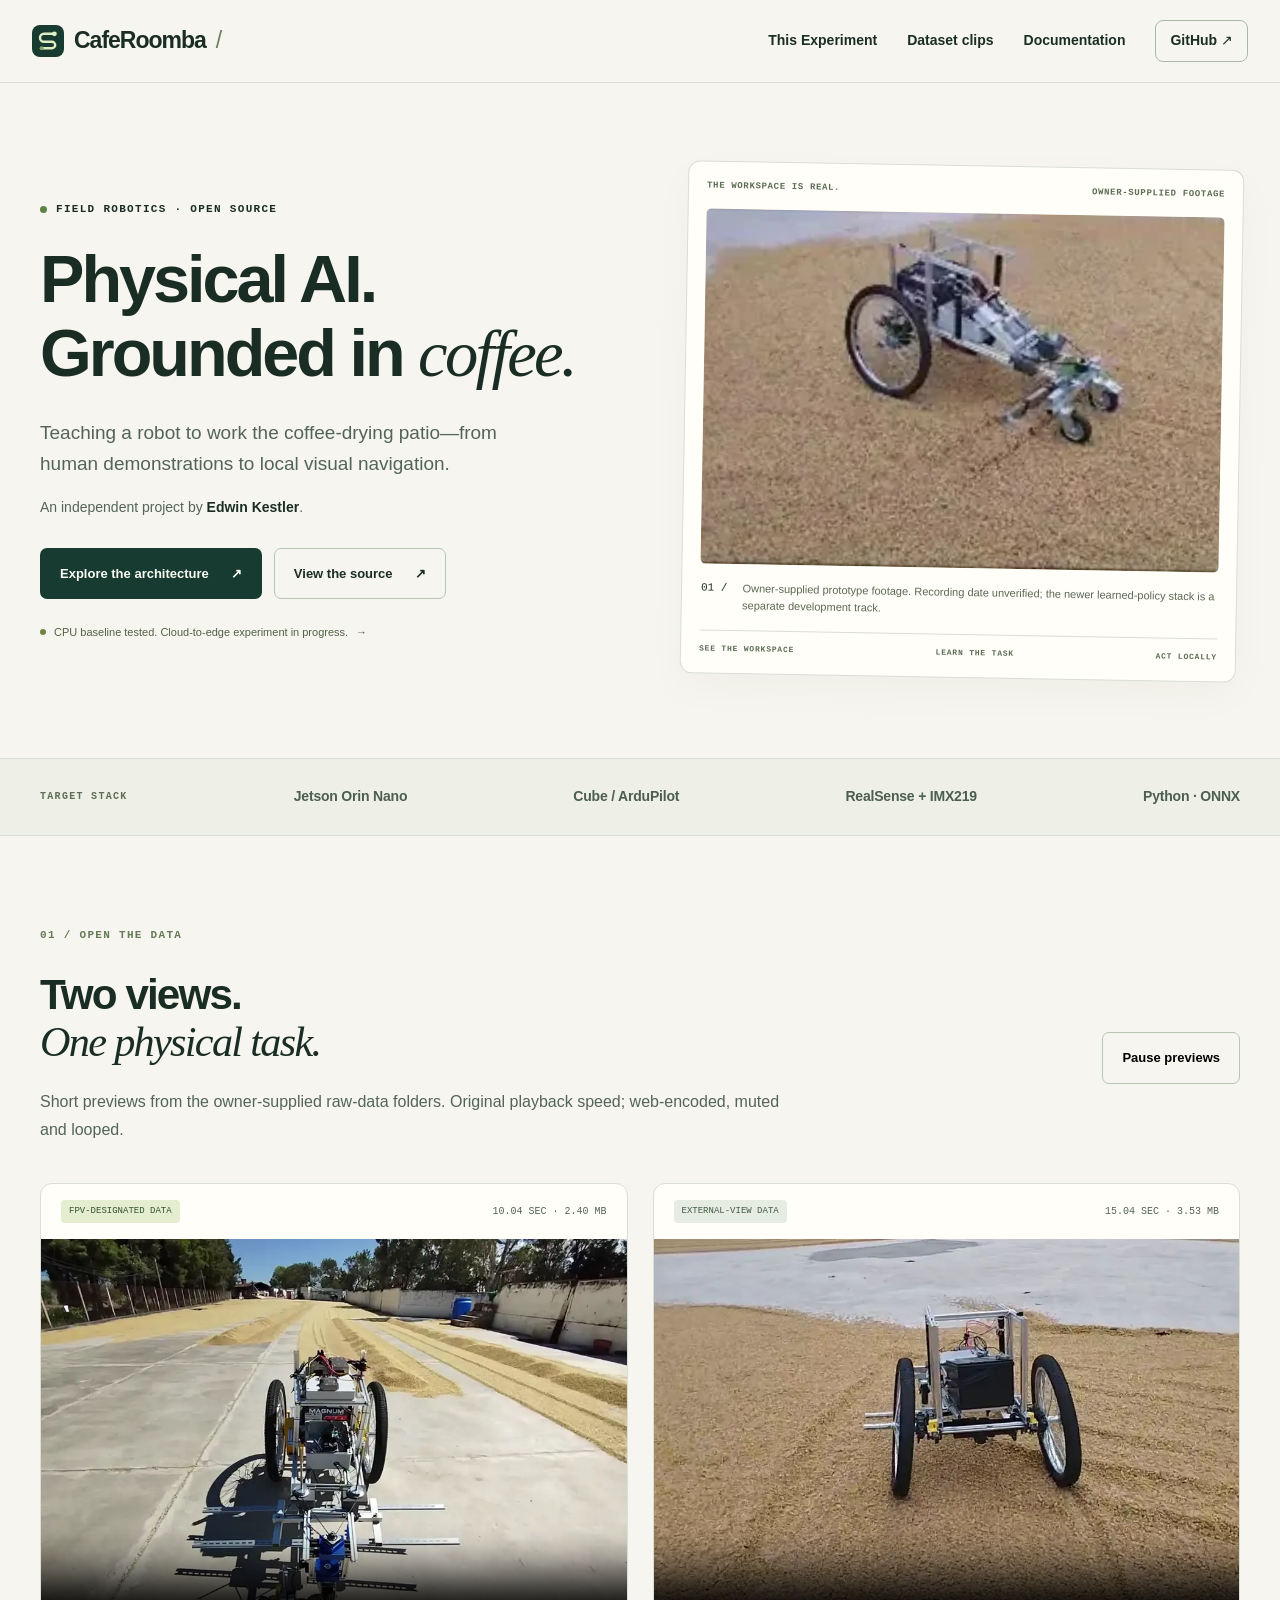
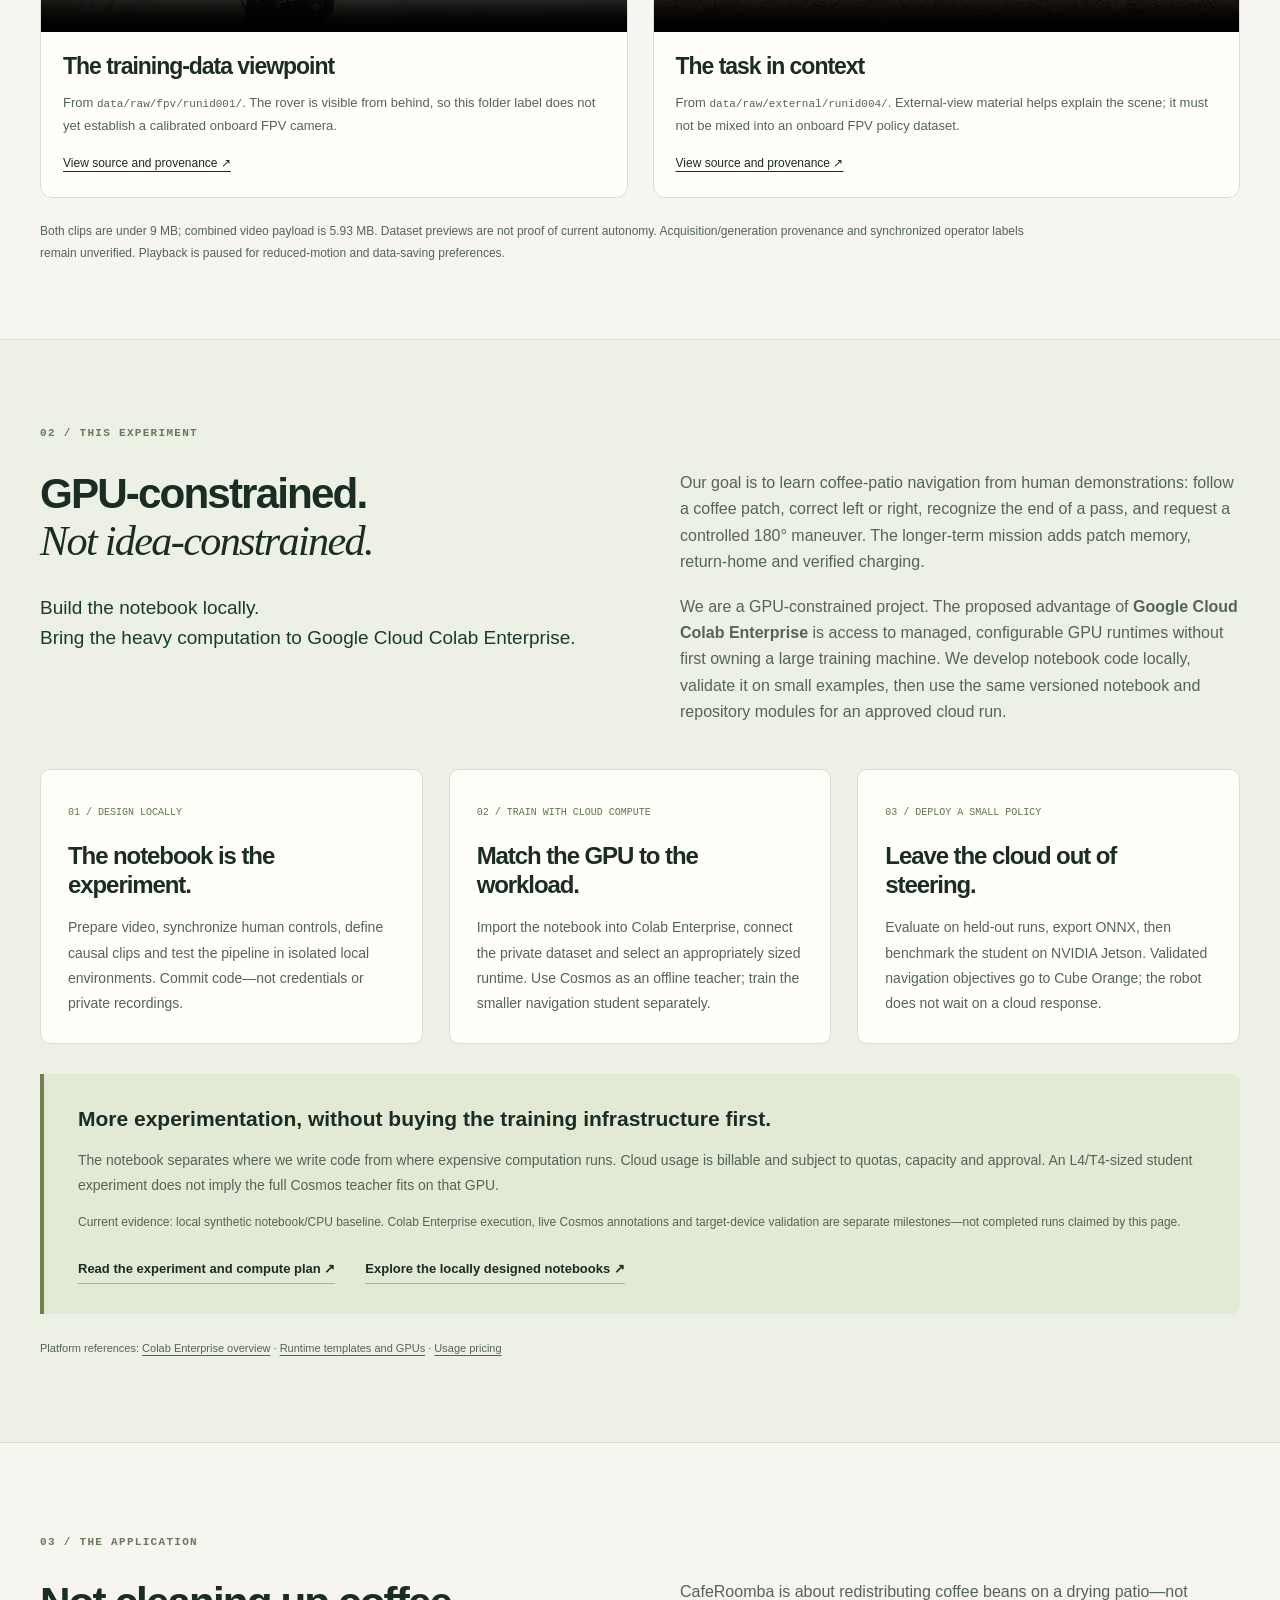
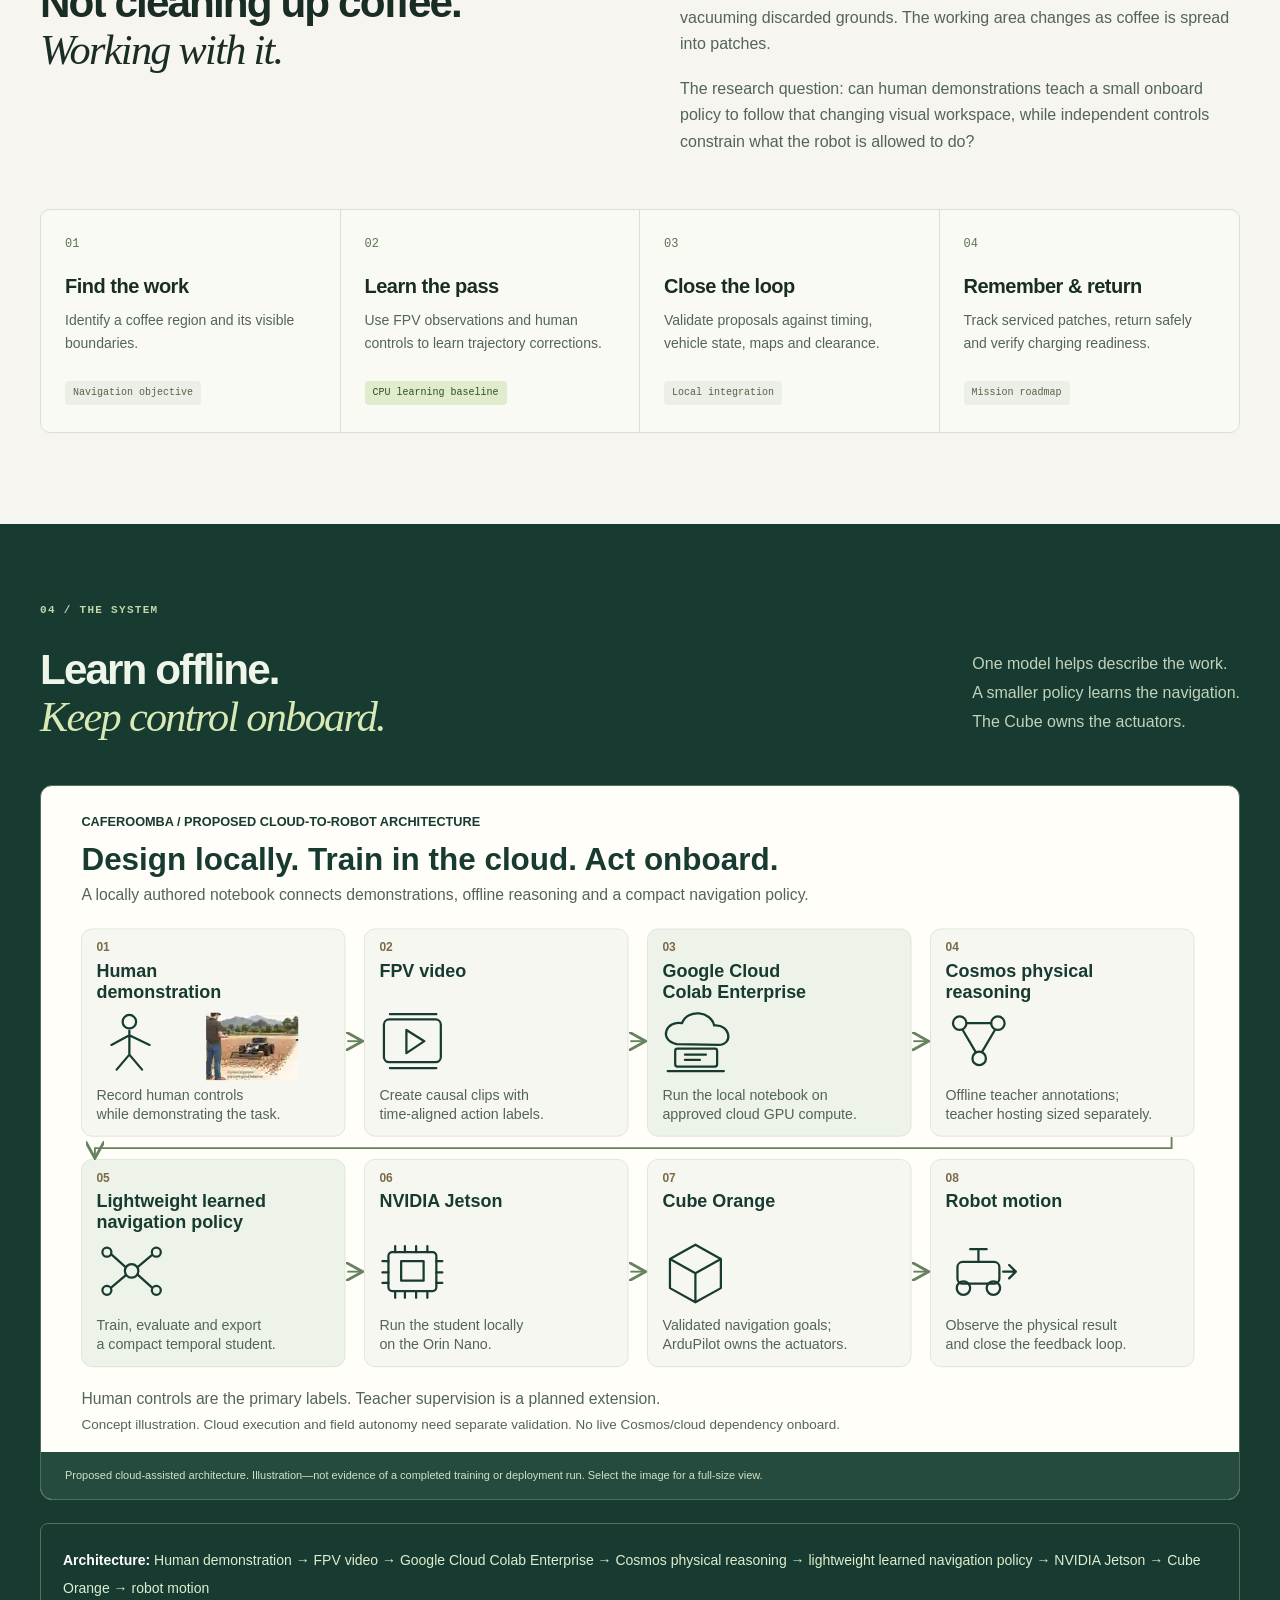
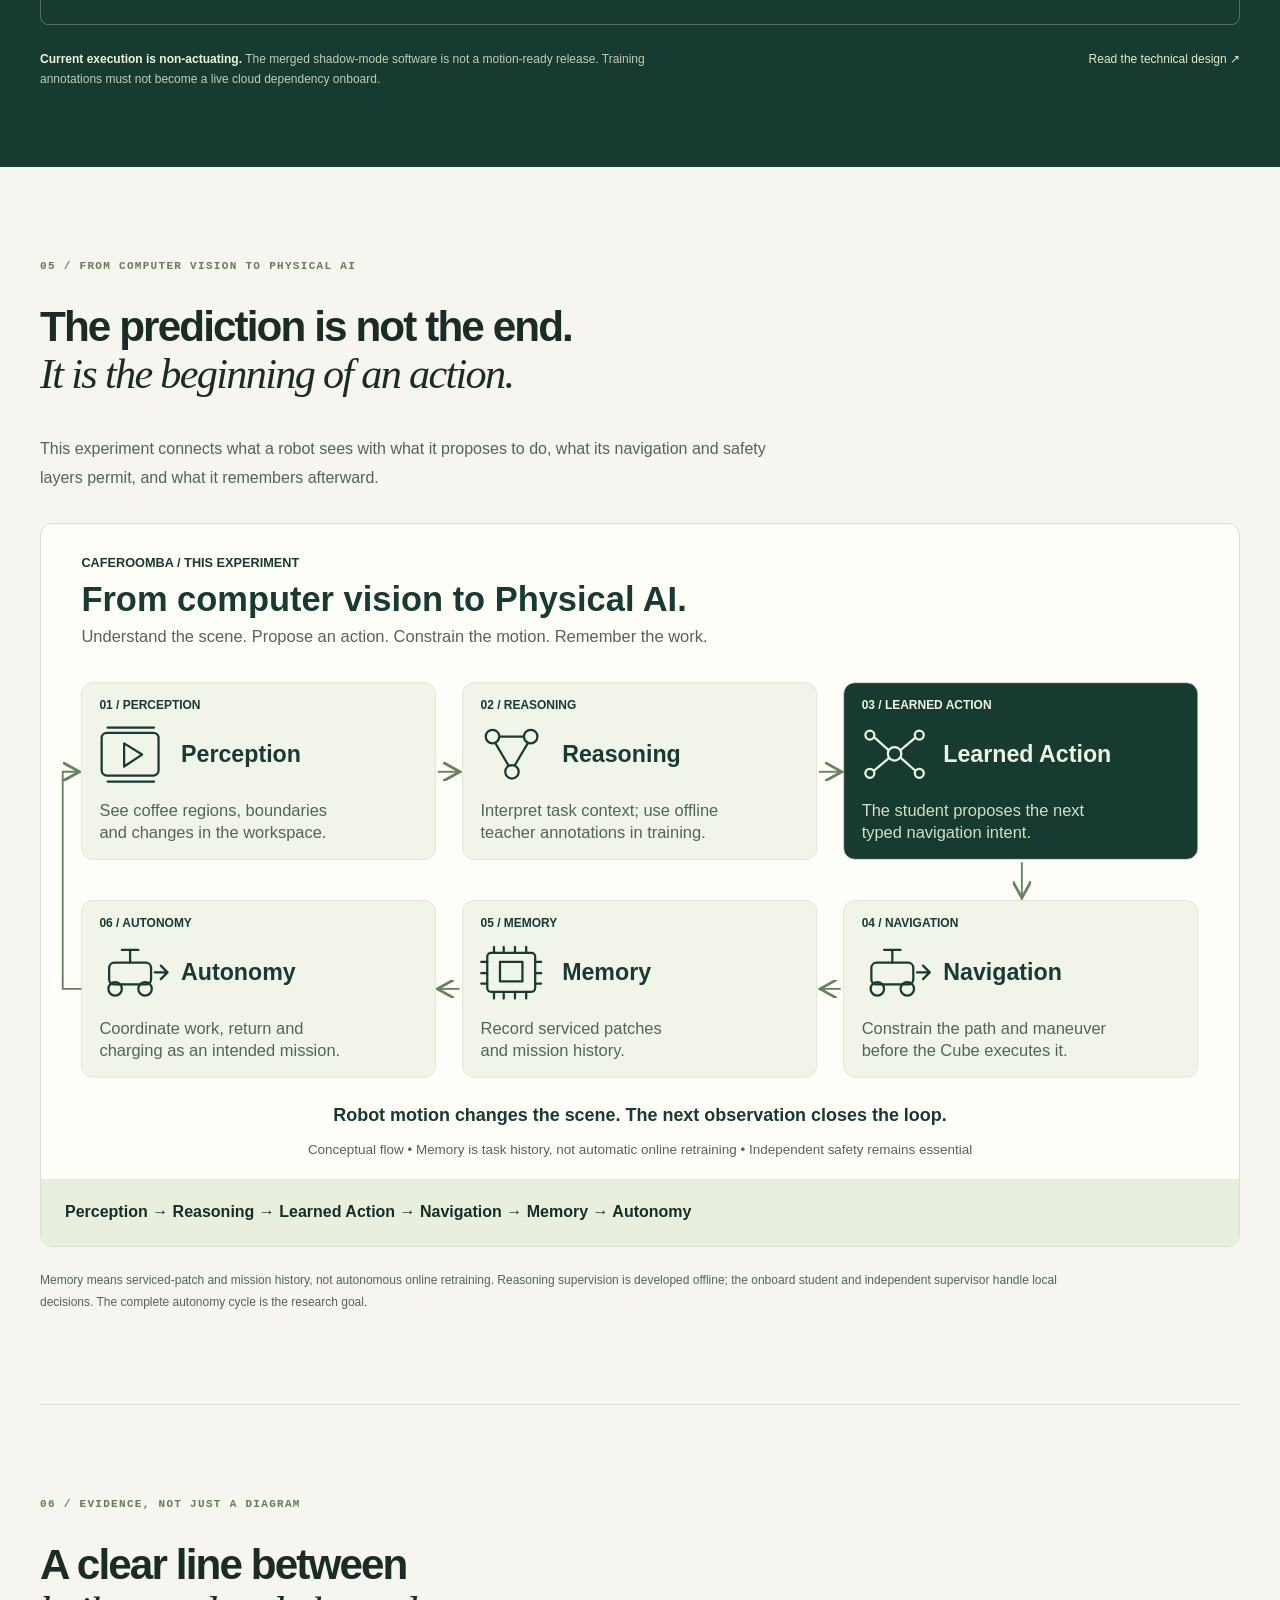
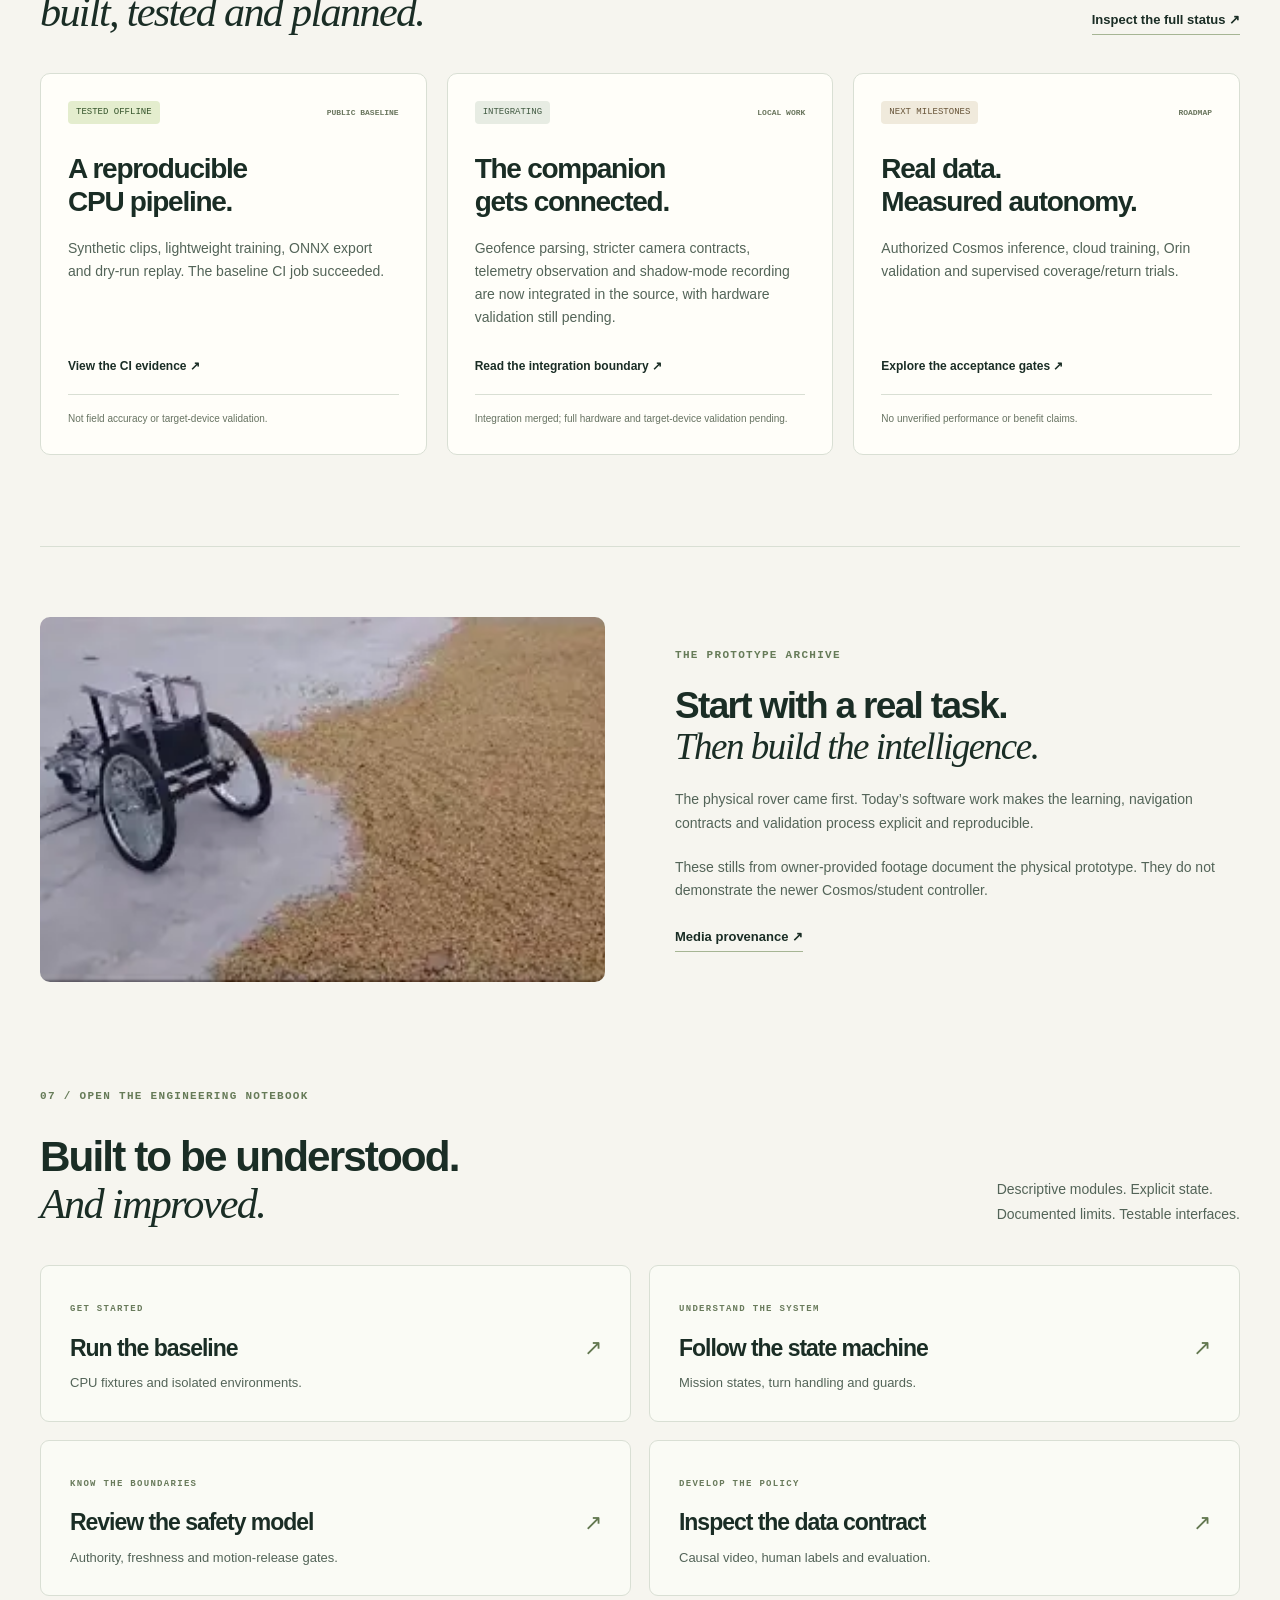
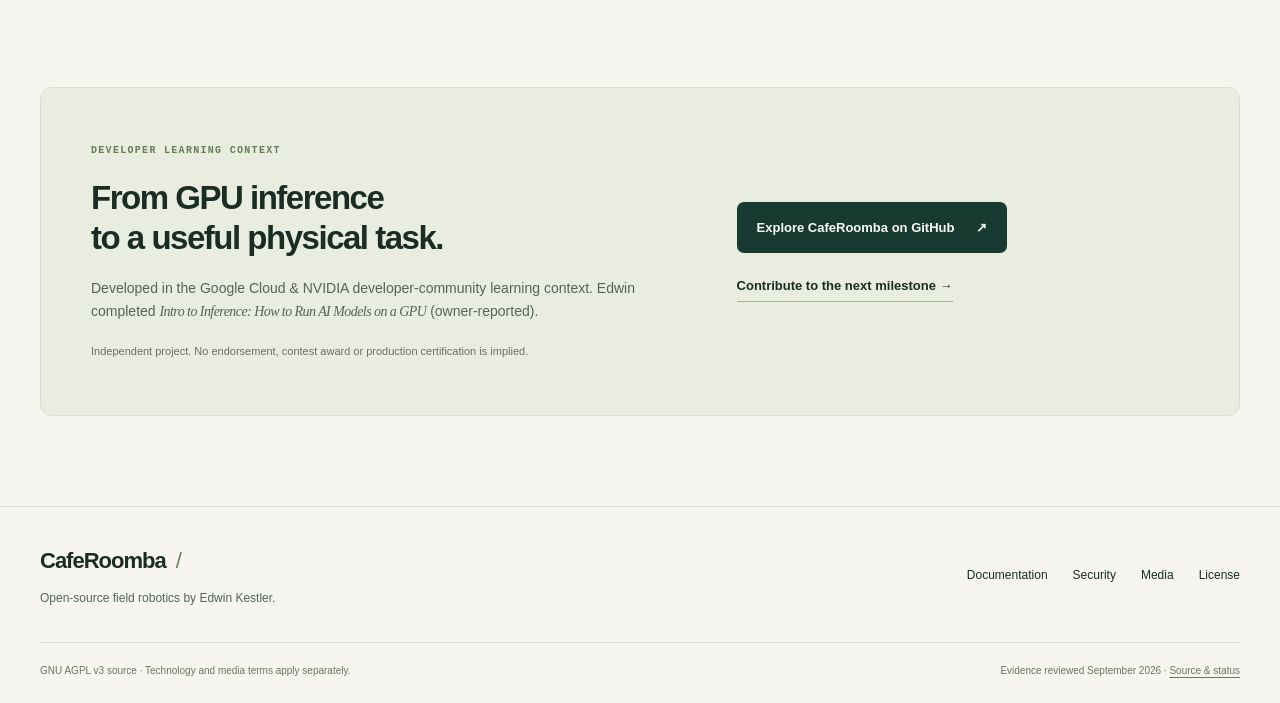
<file: site/index.html>
<!doctype html>
<html lang="en">
<head>
  <meta charset="utf-8"><meta name="viewport" content="width=device-width,initial-scale=1">
  <title>CafeRoomba — Physical AI for the coffee-drying patio</title>
  <meta name="description" content="An open-source robotics project by Edwin Kestler. From human demonstrations to visual navigation for a coffee-bean sweeping rover.">
  <meta name="theme-color" content="#173b30">
  <meta property="og:title" content="CafeRoomba — Physical AI, grounded in coffee">
  <meta property="og:description" content="Open-source field robotics. Explore the prototype, architecture, documented evidence and path to safe onboard autonomy.">
  <meta property="og:type" content="website"><meta property="og:url" content="https://edwinkestler.github.io/caferoomba/">
  <meta property="og:image" content="https://edwinkestler.github.io/caferoomba/assets/robot-patio.webp">
  <meta name="twitter:card" content="summary_large_image">
  <link rel="canonical" href="https://edwinkestler.github.io/caferoomba/">
  <link rel="icon" type="image/svg+xml" href="assets/favicon.svg">
  <link rel="stylesheet" href="assets/style.css"><script src="assets/site.js" defer></script>
</head>
<body>
<a class="skip-link" href="#main">Skip to content</a>
<header class="site-header"><div class="nav-shell">
  <a class="brand" href="./" aria-label="CafeRoomba home"><img src="assets/favicon.svg" alt="" width="32" height="32">CafeRoomba<span class="brand-dot">/</span></a>
  <nav aria-label="Main navigation"><a href="#experiment">This Experiment</a><a href="#data-clips">Dataset clips</a><a href="docs/index.html">Documentation</a><a class="nav-github" href="https://github.com/EdwinKestler/caferoomba">GitHub <span aria-hidden="true">↗</span></a></nav>
</div></header>
<main id="main">
<section class="hero wrap" id="project">
  <div class="hero-copy">
    <div class="eyebrow"><span class="signal" aria-hidden="true"></span> FIELD ROBOTICS · OPEN SOURCE</div>
    <h1>Physical AI.<br>Grounded in <em>coffee.</em></h1>
    <p class="hero-deck">Teaching a robot to work the coffee-drying patio—from human demonstrations to local visual navigation.</p>
    <p class="hero-byline">An independent project by <strong>Edwin Kestler</strong>.</p>
    <div class="actions"><a class="button primary" href="docs/architecture.html">Explore the architecture <span aria-hidden="true">↗</span></a><a class="button secondary" href="https://github.com/EdwinKestler/caferoomba">View the source <span aria-hidden="true">↗</span></a></div>
    <a class="stage-note" href="docs/status.html"><span class="status-dot" aria-hidden="true"></span> CPU baseline tested. Cloud-to-edge experiment in progress. <span aria-hidden="true">→</span></a>
  </div>
  <figure class="hero-figure">
    <div class="image-topline"><span>THE WORKSPACE IS REAL.</span><span>OWNER-SUPPLIED FOOTAGE</span></div>
    <div class="hero-image"><img src="assets/robot-patio.webp" alt="Historical CafeRoomba rover beside a layer of coffee beans on a concrete drying patio" width="640" height="360" fetchpriority="high"></div>
    <figcaption><span class="caption-index">01 /</span><span>Owner-supplied prototype footage. Recording date unverified; the newer learned-policy stack is a separate development track.</span></figcaption>
    <div class="photo-footer"><span>SEE THE WORKSPACE</span><span>LEARN THE TASK</span><span>ACT LOCALLY</span></div>
  </figure>
</section>
<div class="stack-strip"><div class="wrap stack-content"><span class="strip-label">TARGET STACK</span><span>Jetson Orin Nano</span><span>Cube / ArduPilot</span><span>RealSense + IMX219</span><span>Python · ONNX</span></div></div>

<section class="section wrap media-section" id="data-clips" aria-labelledby="clips-title">
  <div class="section-kicker">01 / OPEN THE DATA</div>
  <div class="section-heading"><div><h2 id="clips-title">Two views.<br><em>One physical task.</em></h2><p class="section-intro">Short previews from the owner-supplied raw-data folders. Original playback speed; web-encoded, muted and looped.</p></div><button type="button" class="button secondary" id="video-motion-toggle" aria-pressed="false">Pause previews</button></div>
  <div class="video-grid">
    <figure class="video-card"><div class="video-top"><span class="pill tested">FPV-DESIGNATED DATA</span><span>10.04 SEC · 2.40 MB</span></div><video id="fpv-preview" autoplay muted loop playsinline controls preload="metadata" poster="assets/fpv-sample-poster.webp" aria-label="FPV-designated dataset sample; camera viewpoint unverified"><source src="assets/fpv-sample.mp4" type="video/mp4"><a href="assets/fpv-sample.mp4">Open the FPV-designated sample</a></video><figcaption><h3>The training-data viewpoint</h3><p>From <code>data/raw/fpv/runid001/</code>. The rover is visible from behind, so this folder label does not yet establish a calibrated onboard FPV camera.</p><a href="docs/media.html">View source and provenance ↗</a></figcaption></figure>
    <figure class="video-card"><div class="video-top"><span class="pill local">EXTERNAL-VIEW DATA</span><span>15.04 SEC · 3.53 MB</span></div><video id="external-preview" autoplay muted loop playsinline controls preload="metadata" poster="assets/external-sample-poster.webp" aria-label="External-view coffee sweeping dataset sample"><source src="assets/external-sample.mp4" type="video/mp4"><a href="assets/external-sample.mp4">Open the external-view sample</a></video><figcaption><h3>The task in context</h3><p>From <code>data/raw/external/runid004/</code>. External-view material helps explain the scene; it must not be mixed into an onboard FPV policy dataset.</p><a href="docs/media.html">View source and provenance ↗</a></figcaption></figure>
  </div><p class="media-note">Both clips are under 9 MB; combined video payload is 5.93 MB. Dataset previews are not proof of current autonomy. Acquisition/generation provenance and synchronized operator labels remain unverified. Playback is paused for reduced-motion and data-saving preferences.</p>
</section>
<section class="experiment-section" id="experiment" aria-labelledby="experiment-title"><div class="wrap">
  <div class="section-kicker">02 / THIS EXPERIMENT</div>
  <div class="two-column"><div><h2 id="experiment-title">GPU-constrained.<br><em>Not idea-constrained.</em></h2><p class="experiment-lead">Build the notebook locally.<br>Bring the heavy computation to Google Cloud Colab Enterprise.</p></div><div class="section-prose"><p>Our goal is to learn coffee-patio navigation from human demonstrations: follow a coffee patch, correct left or right, recognize the end of a pass, and request a controlled 180° maneuver. The longer-term mission adds patch memory, return-home and verified charging.</p><p>We are a GPU-constrained project. The proposed advantage of <strong>Google Cloud Colab Enterprise</strong> is access to managed, configurable GPU runtimes without first owning a large training machine. We develop notebook code locally, validate it on small examples, then use the same versioned notebook and repository modules for an approved cloud run.</p></div></div>
  <div class="experiment-steps"><article><span>01 / DESIGN LOCALLY</span><h3>The notebook is the experiment.</h3><p>Prepare video, synchronize human controls, define causal clips and test the pipeline in isolated local environments. Commit code—not credentials or private recordings.</p></article><article><span>02 / TRAIN WITH CLOUD COMPUTE</span><h3>Match the GPU to the workload.</h3><p>Import the notebook into Colab Enterprise, connect the private dataset and select an appropriately sized runtime. Use Cosmos as an offline teacher; train the smaller navigation student separately.</p></article><article><span>03 / DEPLOY A SMALL POLICY</span><h3>Leave the cloud out of steering.</h3><p>Evaluate on held-out runs, export ONNX, then benchmark the student on NVIDIA Jetson. Validated navigation objectives go to Cube Orange; the robot does not wait on a cloud response.</p></article></div>
  <div class="cloud-callout"><strong>More experimentation, without buying the training infrastructure first.</strong><p>The notebook separates where we write code from where expensive computation runs. Cloud usage is billable and subject to quotas, capacity and approval. An L4/T4-sized student experiment does not imply the full Cosmos teacher fits on that GPU.</p><p class="small-note">Current evidence: local synthetic notebook/CPU baseline. Colab Enterprise execution, live Cosmos annotations and target-device validation are separate milestones—not completed runs claimed by this page.</p><div class="experiment-links"><a class="text-link" href="docs/experiment.html">Read the experiment and compute plan ↗</a><a class="text-link" href="https://github.com/EdwinKestler/caferoomba/tree/main/notebooks">Explore the locally designed notebooks ↗</a></div></div>
  <p class="reference-note">Platform references: <a href="https://docs.cloud.google.com/colab/docs/introduction">Colab Enterprise overview</a> · <a href="https://docs.cloud.google.com/colab/docs/runtimes">Runtime templates and GPUs</a> · <a href="https://cloud.google.com/colab/pricing">Usage pricing</a></p>
</div></section>
<section class="section wrap problem-section" aria-labelledby="problem-title">
  <div class="section-kicker">03 / THE APPLICATION</div>
  <div class="two-column"><h2 id="problem-title">Not cleaning up coffee.<br><em>Working with it.</em></h2><div class="section-prose"><p>CafeRoomba is about redistributing coffee beans on a drying patio—not vacuuming discarded grounds. The working area changes as coffee is spread into patches.</p><p>The research question: can human demonstrations teach a small onboard policy to follow that changing visual workspace, while independent controls constrain what the robot is allowed to do?</p></div></div>
  <div class="intent-grid">
    <article><span class="feature-no">01</span><h3>Find the work</h3><p>Identify a coffee region and its visible boundaries.</p><span class="tag">Navigation objective</span></article>
    <article><span class="feature-no">02</span><h3>Learn the pass</h3><p>Use FPV observations and human controls to learn trajectory corrections.</p><span class="tag tag-tested">CPU learning baseline</span></article>
    <article><span class="feature-no">03</span><h3>Close the loop</h3><p>Validate proposals against timing, vehicle state, maps and clearance.</p><span class="tag">Local integration</span></article>
    <article><span class="feature-no">04</span><h3>Remember & return</h3><p>Track serviced patches, return safely and verify charging readiness.</p><span class="tag">Mission roadmap</span></article>
  </div>
</section>
<section class="system-section" id="system" aria-labelledby="system-title"><div class="wrap">
  <div class="section-kicker light">04 / THE SYSTEM</div><div class="system-heading"><h2 id="system-title">Learn offline.<br><em>Keep control onboard.</em></h2><p>One model helps describe the work.<br>A smaller policy learns the navigation.<br>The Cube owns the actuators.</p></div>
  <figure class="architecture-figure"><a href="assets/training-pipeline.svg" aria-label="Open full-size cloud-to-robot architecture illustration"><img src="assets/training-pipeline.svg" width="1600" height="890" loading="lazy" alt="Proposed architecture: Human demonstration, FPV video, Google Cloud Colab Enterprise, Cosmos physical reasoning, lightweight learned navigation policy, NVIDIA Jetson, Cube Orange, robot motion."></a><figcaption>Proposed cloud-assisted architecture. Illustration—not evidence of a completed training or deployment run. Select the image for a full-size view.</figcaption></figure>
  <p class="architecture-text"><strong>Architecture:</strong> Human demonstration → FPV video → Google Cloud Colab Enterprise → Cosmos physical reasoning → lightweight learned navigation policy → NVIDIA Jetson → Cube Orange → robot motion</p>
  <div class="system-foot"><p><strong>Current execution is non-actuating.</strong> The merged shadow-mode software is not a motion-ready release. Training annotations must not become a live cloud dependency onboard.</p><a href="docs/architecture.html">Read the technical design <span aria-hidden="true">↗</span></a></div>
</div></section>
<section class="section wrap physical-section" id="physical-ai" aria-labelledby="physical-title"><div class="section-kicker">05 / FROM COMPUTER VISION TO PHYSICAL AI</div><div class="section-heading"><h2 id="physical-title">The prediction is not the end.<br><em>It is the beginning of an action.</em></h2></div><p class="section-intro">This experiment connects what a robot sees with what it proposes to do, what its navigation and safety layers permit, and what it remembers afterward.</p><figure class="physical-figure"><a href="assets/physical-ai-cycle.svg" aria-label="Open full-size Physical AI lifecycle"><img src="assets/physical-ai-cycle.svg" width="1600" height="875" loading="lazy" alt="Perception → Reasoning → Learned Action → Navigation → Memory → Autonomy, with motion creating the next observation."></a><figcaption>Perception → Reasoning → Learned Action → Navigation → Memory → Autonomy</figcaption></figure><p class="media-note">Memory means serviced-patch and mission history, not autonomous online retraining. Reasoning supervision is developed offline; the onboard student and independent supervisor handle local decisions. The complete autonomy cycle is the research goal.</p></section>
<section class="section wrap" id="evidence" aria-labelledby="evidence-title">
  <div class="section-kicker">06 / EVIDENCE, NOT JUST A DIAGRAM</div><div class="section-heading"><h2 id="evidence-title">A clear line between<br><em>built, tested and planned.</em></h2><a class="text-link" href="docs/status.html">Inspect the full status <span aria-hidden="true">↗</span></a></div>
  <div class="evidence-grid">
    <article class="evidence-card"><div class="evidence-label"><span class="pill tested">TESTED OFFLINE</span><span>PUBLIC BASELINE</span></div><h3>A reproducible<br>CPU pipeline.</h3><p>Synthetic clips, lightweight training, ONNX export and dry-run replay. The baseline CI job succeeded.</p><a href="https://github.com/EdwinKestler/caferoomba/actions/runs/34632508366">View the CI evidence <span aria-hidden="true">↗</span></a><small>Not field accuracy or target-device validation.</small></article>
    <article class="evidence-card"><div class="evidence-label"><span class="pill local">INTEGRATING</span><span>LOCAL WORK</span></div><h3>The companion<br>gets connected.</h3><p>Geofence parsing, stricter camera contracts, telemetry observation and shadow-mode recording are now integrated in the source, with hardware validation still pending.</p><a href="docs/runtime.html">Read the integration boundary <span aria-hidden="true">↗</span></a><small>Integration merged; full hardware and target-device validation pending.</small></article>
    <article class="evidence-card"><div class="evidence-label"><span class="pill planned">NEXT MILESTONES</span><span>ROADMAP</span></div><h3>Real data.<br>Measured autonomy.</h3><p>Authorized Cosmos inference, cloud training, Orin validation and supervised coverage/return trials.</p><a href="docs/roadmap.html">Explore the acceptance gates <span aria-hidden="true">↗</span></a><small>No unverified performance or benefit claims.</small></article>
  </div>
</section>
<section class="archive-section wrap" aria-labelledby="archive-title">
  <div class="archive-image"><img src="assets/patio.webp" alt="Coffee beans spread across a traditional outdoor drying patio" width="640" height="360" loading="lazy"></div>
  <div class="archive-copy"><div class="section-kicker">THE PROTOTYPE ARCHIVE</div><h2 id="archive-title">Start with a real task.<br><em>Then build the intelligence.</em></h2><p>The physical rover came first. Today’s software work makes the learning, navigation contracts and validation process explicit and reproducible.</p><p>These stills from owner-provided footage document the physical prototype. They do not demonstrate the newer Cosmos/student controller.</p><a class="text-link" href="docs/media.html">Media provenance <span aria-hidden="true">↗</span></a></div>
</section>
<section class="section wrap" id="documentation" aria-labelledby="docs-title"><div class="section-kicker">07 / OPEN THE ENGINEERING NOTEBOOK</div><div class="section-heading"><h2 id="docs-title">Built to be understood.<br><em>And improved.</em></h2><p class="section-aside">Descriptive modules. Explicit state.<br>Documented limits. Testable interfaces.</p></div>
  <div class="docs-grid"><a href="docs/quickstart.html"><span>GET STARTED</span><h3>Run the baseline <b aria-hidden="true">↗</b></h3><p>CPU fixtures and isolated environments.</p></a><a href="docs/fsm.html"><span>UNDERSTAND THE SYSTEM</span><h3>Follow the state machine <b aria-hidden="true">↗</b></h3><p>Mission states, turn handling and guards.</p></a><a href="docs/safety.html"><span>KNOW THE BOUNDARIES</span><h3>Review the safety model <b aria-hidden="true">↗</b></h3><p>Authority, freshness and motion-release gates.</p></a><a href="docs/dataset.html"><span>DEVELOP THE POLICY</span><h3>Inspect the data contract <b aria-hidden="true">↗</b></h3><p>Causal video, human labels and evaluation.</p></a></div>
</section>
<section class="community-section wrap"><div><div class="section-kicker">DEVELOPER LEARNING CONTEXT</div><h2>From GPU inference<br>to a useful physical task.</h2><p>Developed in the Google Cloud & NVIDIA developer-community learning context. Edwin completed <em>Intro to Inference: How to Run AI Models on a GPU</em> (owner-reported).</p><p class="small-note">Independent project. No endorsement, contest award or production certification is implied.</p></div><div class="community-actions"><a class="button primary" href="https://github.com/EdwinKestler/caferoomba">Explore CafeRoomba on GitHub <span aria-hidden="true">↗</span></a><a class="text-link" href="docs/contributing.html">Contribute to the next milestone <span aria-hidden="true">→</span></a></div></section>
</main>
<footer class="site-footer"><div class="wrap footer-grid"><div><a class="brand" href="./">CafeRoomba<span class="brand-dot">/</span></a><p>Open-source field robotics by Edwin Kestler.</p></div><div class="footer-links"><a href="docs/index.html">Documentation</a><a href="docs/security.html">Security</a><a href="docs/media.html">Media</a><a href="https://github.com/EdwinKestler/caferoomba/blob/main/LICENSE">License</a></div></div><div class="wrap footer-bottom"><span>GNU AGPL v3 source · Technology and media terms apply separately.</span><span>Evidence reviewed September 2026 · <a href="docs/status.html">Source & status</a></span></div></footer>
</body></html>
</file>
<file: site/assets/style.css>
:root{--paper:#f6f5ef;--white:#fffef9;--ink:#1a2d25;--muted:#536458;--line:#d9dfd4;--green:#173b30;--lime:#deedc4;--soft:#edf0e7;--mono:ui-monospace,SFMono-Regular,Consolas,monospace;--radius:12px}
*{box-sizing:border-box}html{scroll-behavior:smooth;scroll-padding-top:92px}body{margin:0;background:var(--paper);color:var(--ink);font-family:Inter,-apple-system,BlinkMacSystemFont,"Segoe UI",sans-serif;font-size:16px;line-height:1.65;-webkit-font-smoothing:antialiased}a{color:inherit;text-decoration:none}a:hover{text-decoration:none}img{display:block;max-width:100%;height:auto}button,input{font:inherit}h1,h2,h3,h4,p,figure{margin:0}h1,h2,h3,h4{line-height:1.12;letter-spacing:-.045em;font-weight:620}h1{font-size:clamp(48px,5.2vw,76px)}h2{font-size:clamp(32px,3.3vw,48px)}h3{font-size:23px}em{font-family:Georgia,"Times New Roman",serif;font-weight:400;letter-spacing:-.04em}p{color:var(--muted)}:focus-visible{outline:3px solid #456e48;outline-offset:5px}::selection{background:var(--lime);color:var(--ink)}.wrap{width:min(1240px,calc(100% - 80px));margin-inline:auto}.skip-link{position:fixed;top:-80px;left:20px;z-index:100;background:var(--green);color:white;padding:12px}.skip-link:focus{top:12px}.site-header{position:sticky;top:0;z-index:20;background:rgba(246,245,239,.96);border-bottom:1px solid var(--line);backdrop-filter:blur(14px)}.nav-shell{width:min(1320px,calc(100% - 64px));margin:auto;min-height:82px;display:flex;align-items:center;justify-content:space-between;gap:22px}.brand{display:inline-flex;align-items:center;gap:10px;font-size:23px;font-weight:720;letter-spacing:-1px;white-space:nowrap}.brand-dot{font-weight:400;color:#6d8057}.nav-shell nav{display:flex;align-items:center;gap:30px;font-size:14px;font-weight:550}.nav-shell nav>a:hover,.footer-links a:hover{color:#4a752c}.nav-github{border:1px solid #a9b9a5;border-radius:8px;padding:8px 14px}.hero{display:grid;grid-template-columns:1.05fr 1fr;gap:60px;align-items:center;padding-block:82px 80px}.eyebrow,.section-kicker,.strip-label,.step-label,.image-topline,.photo-footer,.evidence-label,.docs-grid>a>span{font:11px/1.5 var(--mono);letter-spacing:1.3px;font-weight:600}.eyebrow{display:flex;align-items:center;gap:9px;margin-bottom:24px}.signal{display:inline-block;width:7px;height:7px;background:#5d8242;border-radius:50%}.hero-deck{font-size:19px;line-height:1.65;max-width:460px;margin-top:25px}.hero-byline{font-size:14px;margin-top:16px}.hero-byline strong{color:var(--ink);font-weight:600}.actions{display:flex;flex-wrap:wrap;gap:12px;margin-top:29px}.button{display:inline-flex;align-items:center;justify-content:center;gap:22px;padding:14px 19px;border:1px solid transparent;border-radius:7px;font-size:13px;font-weight:630;transition:background .18s,transform .18s;min-height:49px}.button:hover{transform:translateY(-2px)}.button.primary{background:var(--green);color:#f9fbf3}.button.primary:hover{background:#245441}.button.secondary{border-color:#b9c5b3;background:transparent}.button.secondary:hover{background:var(--soft)}.stage-note{display:flex;align-items:center;gap:8px;font-size:11px;margin-top:24px;color:#516246}.status-dot{height:6px;width:6px;border-radius:50%;background:#6e8146;flex:none}.hero-figure{background:var(--white);padding:18px;border:1px solid var(--line);border-radius:var(--radius);box-shadow:0 14px 40px #233b1d08;transform:rotate(1deg)}.image-topline{display:flex;justify-content:space-between;gap:12px;letter-spacing:.65px;font-size:9px;margin-bottom:15px;color:#5d6d56}.hero-image{height:355px;border-radius:5px;overflow:hidden;background:#d4d3ba}.hero-image img{width:100%;height:100%;object-fit:cover;object-position:33% 55%}.hero-figure figcaption{display:flex;gap:15px;font-size:11px;line-height:1.55;color:#5c6854;padding:16px 1px}.caption-index{font-family:var(--mono);white-space:nowrap;color:var(--ink)}.photo-footer{display:flex;justify-content:space-between;gap:8px;padding-top:12px;border-top:1px solid var(--line);font-size:8px;letter-spacing:.8px;color:#5d6d56}.stack-strip{border-block:1px solid var(--line);background:#eeefe7}.stack-content{display:flex;align-items:center;justify-content:space-between;gap:24px;min-height:76px;font-size:14px;color:#4c5e4d}.strip-label{font-size:10px;color:#5d6d56;white-space:nowrap}.stack-content>span:not(:first-child){font-weight:600;letter-spacing:-.2px}.section{padding-block:91px}.section-kicker{color:#667b58;margin-bottom:28px}.two-column{display:grid;grid-template-columns:1fr 1fr;gap:80px}.section-prose p+p{margin-top:18px}.intent-grid{display:grid;grid-template-columns:repeat(4,1fr);margin-top:54px;border:1px solid var(--line);border-radius:10px;overflow:hidden;background:#fafaf5}.intent-grid article{padding:27px 24px;display:flex;align-items:flex-start;flex-direction:column;border-right:1px solid var(--line)}.intent-grid article:last-child{border-right:0}.feature-no{font:12px var(--mono);color:#5b7451;margin-bottom:24px}.intent-grid h3{font-size:20px;letter-spacing:-.025em;margin-bottom:12px}.intent-grid p{font-size:14px;line-height:1.65;margin-bottom:25px}.tag{font:10px/1.4 var(--mono);background:#ecefe7;color:#536448;border-radius:4px;padding:5px 8px;margin-top:auto;letter-spacing:0}.tag-tested{background:#e0eccd;color:#305026}.system-section{padding:78px 0;background:var(--green);color:#eff5e8}.section-kicker.light{color:#c2d5ad}.system-heading{display:flex;justify-content:space-between;gap:40px;align-items:center;margin-bottom:44px}.system-heading h2 em{color:#d8e9b6}.system-heading p{font-size:16px;color:#c2d2bb;line-height:1.8}.pipeline-panel{background:#20473a;border:1px solid #496650;border-radius:12px;padding:27px}.pipeline-label{display:flex;gap:13px;align-items:center;margin-bottom:21px}.lane-no{display:flex;align-items:center;justify-content:center;border:1px solid #729069;border-radius:7px;width:35px;height:35px;font:13px var(--mono);color:var(--lime)}.pipeline-label h3{font-size:17px;letter-spacing:-.015em;font-weight:550}.pipeline-label p{color:#bacdb2;font-size:11px;margin-top:3px}.flow-lane{list-style:none;display:grid;grid-template-columns:repeat(4,1fr);gap:24px;padding:0;margin:0}.flow-lane li{border:1px solid #56735b;background:#284f40;border-radius:8px;padding:19px 16px;position:relative;min-width:0}.flow-lane li:not(:last-child):after{content:'→';position:absolute;right:-20px;top:44%;color:#ccdfb5;font-size:17px}.step-label{display:block;font-size:9px;color:#c7ddad;margin-bottom:13px}.flow-lane strong{font-size:15px;letter-spacing:-.2px;font-weight:550;display:block}.flow-lane small{display:block;font-size:10px;color:#c0d0b5;margin-top:7px}.lane-divider{display:flex;justify-content:space-between;border-top:1px dashed #587357;margin:27px 0 24px;padding-top:16px;color:#c9d9bb;font-size:11px;gap:20px}.lane-divider span:last-child{font-size:20px}.system-foot{margin-top:25px;display:flex;justify-content:space-between;gap:35px}.system-foot p{color:#bfceb7;font-size:12px;max-width:620px}.system-foot strong{color:#ecf6dc;font-weight:550}.system-foot a{color:#e0edc6;font-size:12px;white-space:nowrap}.section-heading{display:flex;justify-content:space-between;align-items:end;gap:35px;margin-bottom:38px}.text-link{font-size:13px;font-weight:600;border-bottom:1px solid #a6b594;padding-bottom:4px;display:inline-block}.text-link:hover{border-color:var(--ink)}.evidence-grid{display:grid;grid-template-columns:repeat(3,1fr);gap:20px}.evidence-card{background:var(--white);border:1px solid var(--line);border-radius:10px;padding:27px;display:flex;flex-direction:column}.evidence-label{display:flex;align-items:center;justify-content:space-between;gap:12px;letter-spacing:0;font-size:8px;color:#6a765e}.pill{font:9px/1.4 var(--mono);padding:5px 8px;border-radius:4px;white-space:nowrap}.tested{background:#e4edce;color:#34532a}.local{background:#e7ece3;color:#425b43}.planned{background:#f0eadc;color:#675438}.evidence-card h3{margin-top:28px;margin-bottom:18px;font-size:28px;line-height:1.2}.evidence-card p{font-size:14px;margin-bottom:28px;flex:1}.evidence-card a{font-size:12px;font-weight:600;margin-bottom:17px}.evidence-card small{font-size:10px;line-height:1.6;color:#677362;border-top:1px solid var(--line);padding-top:16px}.archive-section{display:grid;grid-template-columns:1fr 1fr;gap:70px;align-items:center;border-top:1px solid var(--line);padding-top:70px;padding-bottom:15px}.archive-image{border-radius:10px;overflow:hidden;height:365px}.archive-image img{object-fit:cover;width:100%;height:100%}.archive-copy h2{font-size:37px}.archive-copy p{font-size:14px;margin-top:21px}.archive-copy .text-link{margin-top:24px}.archive-copy .section-kicker{margin-bottom:21px}.section-aside{font-size:14px;line-height:1.8}.docs-grid{display:grid;grid-template-columns:repeat(2,1fr);gap:18px}.docs-grid>a{padding:27px 29px;border:1px solid var(--line);border-radius:9px;background:#fafbf5;transition:border .2s,background .2s}.docs-grid>a:hover{background:#eef3e5;border-color:#96ae83}.docs-grid>a>span{color:#697b5c;font-size:9px}.docs-grid h3{font-size:23px;margin:16px 0 11px;display:flex;align-items:center;justify-content:space-between;gap:12px}.docs-grid h3 b{font-size:22px;font-weight:400;color:#637850}.docs-grid p{font-size:13px}.community-section{display:grid;grid-template-columns:1fr .8fr;gap:80px;align-items:center;padding:55px 50px;border-radius:12px;background:#e9eddf;border:1px solid #d8e0cb;margin-bottom:90px}.community-section h2{font-size:33px;line-height:1.2}.community-section p{font-size:14px;margin-top:19px}.community-section .small-note{font-size:11px;color:#67725e}.community-section .section-kicker{font-size:10px;margin-bottom:20px}.community-actions{display:flex;flex-direction:column;align-items:flex-start;gap:22px}.site-footer{border-top:1px solid var(--line);padding:36px 0 23px}.footer-grid{display:flex;justify-content:space-between;gap:30px}.site-footer .brand{font-size:22px}.site-footer p{font-size:12px;margin-top:10px}.footer-links{display:flex;align-items:center;gap:25px;font-size:12px}.footer-bottom{display:flex;justify-content:space-between;gap:25px;margin-top:33px;padding-top:20px;border-top:1px solid var(--line);font-size:10px;color:#687660}.footer-bottom a{text-decoration:underline;text-underline-offset:3px}
/* Documentation */
.doc-shell{max-width:1440px;margin:auto;display:grid;grid-template-columns:245px minmax(0,1fr) 205px;gap:38px;padding:40px 40px 80px}.doc-sidebar{position:sticky;top:110px;align-self:start;max-height:calc(100vh - 145px);overflow-y:auto;padding-right:16px}.doc-home{display:block;font:10px var(--mono);letter-spacing:1px;color:#546a49;margin-bottom:24px}.doc-group{font:10px var(--mono);color:#6b7b60;letter-spacing:1px;text-transform:uppercase;margin:23px 0 9px}.doc-sidebar a.doc-link{display:block;font-size:13px;padding:7px 12px;margin-left:-12px;border-radius:5px;color:#52624d}.doc-sidebar a.doc-link:hover{background:#ebeee4}.doc-sidebar a[aria-current=page]{background:#e2ead6;color:#254323;font-weight:650}.doc-main{min-width:0;max-width:800px}.breadcrumb{display:flex;gap:10px;align-items:center;font:11px var(--mono);color:#6c7b5f;margin:7px 0 28px}.doc-main h1{font-size:42px;margin:0 0 24px;line-height:1.15;letter-spacing:-.04em}.doc-main h2{font-size:26px;margin:39px 0 16px;line-height:1.25;letter-spacing:-.025em}.doc-main h3{font-size:20px;margin:25px 0 12px}.doc-main p{margin:15px 0;font-size:15px;line-height:1.85;color:#465846}.doc-main ul,.doc-main ol{padding-left:23px;color:#465846;font-size:14px;line-height:1.85}.doc-main li+li{margin-top:7px}.doc-main a{color:#326348;text-decoration:underline;text-underline-offset:3px;overflow-wrap:anywhere}.doc-main pre{background:#20372c;color:#e4eedb;border-radius:8px;padding:21px;overflow-x:auto;font:12px/1.8 var(--mono);margin:22px 0;max-width:100%;tab-size:4}.doc-main pre code{background:none;color:inherit;padding:0;white-space:pre;overflow-wrap:normal}.doc-main code{font:12px var(--mono);padding:2px 4px;border-radius:3px;background:#e9eddf;color:#294631;overflow-wrap:anywhere}.doc-main strong{color:var(--ink);font-weight:650}.table-scroll{overflow-x:auto;margin:23px 0;border:1px solid var(--line);border-radius:8px;max-width:100%}.doc-main table{width:100%;border-collapse:collapse;font-size:12px;line-height:1.7}.doc-main th{padding:12px 15px;background:#e8eddf;text-align:left;color:#354c31;font-weight:650}.doc-main td{padding:12px 15px;vertical-align:top;border-top:1px solid var(--line);color:#455641}.doc-main tr:nth-child(even) td{background:#fafbf6}.doc-main td code{font-size:10px}.doc-main blockquote{margin:24px 0;padding:1px 20px;border-left:3px solid #89a173;background:#edf1e5}.doc-main hr{border:0;border-top:1px solid var(--line);margin:35px 0}.doc-toc{position:sticky;top:116px;align-self:start;border-left:1px solid var(--line);padding-left:20px;font-size:11px}.doc-toc strong{display:block;font:10px var(--mono);letter-spacing:1px;margin-bottom:16px}.doc-toc a{display:block;color:#607454;margin:11px 0;line-height:1.55}.doc-toc a:hover{text-decoration:underline}.doc-meta{border-top:1px solid var(--line);margin-top:44px;padding-top:20px;display:flex;justify-content:space-between;gap:20px;font-size:11px;color:#637559}.doc-meta a{font-size:11px}.docs-menu-toggle{display:none;border:1px solid var(--line);border-radius:5px;padding:9px 12px;background:var(--white);font-size:12px;color:var(--ink);margin-bottom:20px}.notfound{padding:120px 0;text-align:center}.notfound h1{margin-bottom:20px}.notfound .button{margin-top:25px}
@media(min-width:1500px){.hero{padding-block:100px}.hero-image{height:390px}}
@media(max-width:1180px){.hero{gap:35px}.hero h1{font-size:60px}.actions{gap:9px}.button{font-size:12px;padding:12px 14px;gap:12px}.hero-image{height:335px}.evidence-card{padding:22px}.evidence-label{flex-wrap:wrap}.doc-shell{grid-template-columns:205px minmax(0,1fr);gap:35px}.doc-toc{display:none}.community-section{gap:45px}}
@media(max-width:940px){.wrap{width:calc(100% - 48px)}.nav-shell{width:calc(100% - 44px)}.nav-shell nav{gap:19px;font-size:12px}.hero{grid-template-columns:1fr 1fr;padding-block:60px;gap:24px}.hero h1{font-size:48px}.hero-deck{font-size:16px}.hero-figure{padding:12px;transform:none}.hero-image{height:310px}.image-topline{font-size:7px}.photo-footer{font-size:6px}.stage-note{font-size:10px;align-items:flex-start}.two-column{gap:38px}.intent-grid article{padding:24px 18px}.intent-grid h3{font-size:18px}.intent-grid p{font-size:12px}.tag{font-size:8px}.section{padding-block:65px}.system-section{padding-block:60px}.flow-lane{gap:18px}.flow-lane li{padding:16px 12px}.flow-lane li:not(:last-child):after{right:-16px}.flow-lane strong{font-size:12px}.flow-lane small{font-size:9px}.archive-section{gap:35px}.archive-copy h2{font-size:32px}.archive-image{height:360px}.evidence-card h3{font-size:25px}.evidence-card p{font-size:13px}.community-section{padding:35px;gap:30px}.community-section h2{font-size:29px}}
@media(max-width:720px){html{scroll-padding-top:82px}.nav-shell{min-height:72px;flex-wrap:wrap;gap:8px;padding:14px 0}.brand{font-size:21px}.brand img{width:28px;height:28px}.nav-shell nav{gap:16px}.nav-shell nav>a[href="#project"],.nav-shell nav>a[href="#system"]{display:none}.nav-github{padding:6px 10px}.hero{grid-template-columns:1fr;padding-top:48px;padding-bottom:40px;gap:35px}.hero h1{font-size:60px}.hero-deck{font-size:17px;max-width:480px}.hero-copy .eyebrow{font-size:10px;margin-bottom:21px}.hero-figure{padding:15px}.hero-image{height:320px}.image-topline{font-size:8px}.photo-footer{font-size:7px}.stage-note{font-size:11px;margin-top:20px}.stack-content{flex-wrap:wrap;justify-content:flex-start;gap:12px 22px;padding-block:20px;min-height:0;font-size:12px}.stack-content .strip-label{width:100%;font-size:9px}.two-column{grid-template-columns:1fr;gap:22px}.section-kicker{font-size:10px;margin-bottom:20px}.section-prose p{font-size:14px}.intent-grid{grid-template-columns:1fr 1fr;margin-top:32px}.intent-grid article{padding:23px}.intent-grid article:nth-child(2){border-right:0}.intent-grid article:nth-child(-n+2){border-bottom:1px solid var(--line)}.intent-grid h3{font-size:20px}.intent-grid p{font-size:13px}.tag{font-size:9px}.system-heading{display:block;margin-bottom:28px}.system-heading p{margin-top:20px;font-size:14px}.pipeline-panel{padding:20px}.flow-lane{grid-template-columns:1fr 1fr;gap:16px}.flow-lane li:nth-child(2):after{display:none}.flow-lane strong{font-size:14px}.flow-lane small{font-size:10px}.flow-lane li{padding:17px 14px}.system-foot{display:block}.system-foot a{display:inline-block;margin-top:18px}.section-heading{display:block}.section-heading .text-link{margin-top:20px}.evidence-grid{grid-template-columns:1fr;gap:15px}.evidence-card{padding:26px}.evidence-card h3{margin-top:20px;font-size:29px}.evidence-card h3 br{display:none}.evidence-card p{font-size:14px}.evidence-label{font-size:9px}.evidence-card small{font-size:11px}.archive-section{grid-template-columns:1fr;gap:30px;padding-top:40px}.archive-image{height:280px}.archive-copy h2{font-size:34px}.archive-copy p{font-size:14px}.section-aside{margin-top:18px}.docs-grid{grid-template-columns:1fr}.docs-grid h3{font-size:22px}.community-section{grid-template-columns:1fr;padding:30px;gap:27px;margin-bottom:55px}.community-section h2{font-size:31px}.footer-grid,.footer-bottom{display:block}.footer-links{margin-top:25px;gap:22px;flex-wrap:wrap}.footer-bottom>span{display:block;margin-top:10px}.doc-shell{display:block;padding:26px 24px 55px}.doc-sidebar{position:static;max-height:none;overflow:visible;padding:12px 18px;background:#edf0e5;border:1px solid var(--line);border-radius:8px;margin-bottom:25px}.js .doc-sidebar{display:none}.js .doc-sidebar.is-open{display:block}.js .docs-menu-toggle{display:inline-block}.doc-main{max-width:none}.doc-main h1{font-size:35px}.doc-main h2{font-size:25px}.doc-main p{font-size:14px}.doc-main pre{padding:16px;font-size:11px}.breadcrumb{margin-top:5px;font-size:10px}.doc-main table{min-width:430px}.doc-meta{flex-wrap:wrap}.notfound{padding:80px 0}}
@media(max-width:390px){.wrap{width:calc(100% - 36px)}.nav-shell{width:calc(100% - 32px)}.nav-shell nav{gap:10px;font-size:11px}.brand{font-size:20px;gap:7px}.hero h1{font-size:53px}.hero-image{height:275px}.actions .button{font-size:11px;padding:12px;gap:9px}.intent-grid article{padding:20px 16px}.flow-lane li{padding:14px 10px}.flow-lane strong{font-size:12px}.flow-lane small{font-size:9px}.pipeline-panel{padding:16px}.doc-main h1{font-size:31px}}
@media(prefers-reduced-motion:reduce){html{scroll-behavior:auto}*,*:before,*:after{animation:none!important;transition:none!important}}
@media print{.site-header,.doc-sidebar,.doc-toc,.docs-menu-toggle,.site-footer{display:none}.doc-shell{display:block;padding:0}.doc-main{max-width:none}.doc-main pre{white-space:pre-wrap;color:#111;background:#eee}.wrap{width:100%}}

/* Experiment, diagrams and public dataset previews */
.section-intro{max-width:750px;margin-top:22px;font-size:16px;line-height:1.8}.video-grid{display:grid;grid-template-columns:1fr 1fr;gap:25px}.video-card{min-width:0;background:var(--white);border:1px solid var(--line);border-radius:12px;overflow:hidden}.video-top{display:flex;justify-content:space-between;align-items:center;gap:12px;padding:16px 20px;font:10px var(--mono);color:var(--muted)}.video-card video{display:block;width:100%;aspect-ratio:960/644;background:#111f18;object-fit:contain}.video-card figcaption{padding:22px}.video-card h3{font-size:23px;margin-bottom:13px}.video-card p{font-size:13px;line-height:1.75}.video-card code{font:11px var(--mono);overflow-wrap:anywhere}.video-card figcaption a{display:inline-block;margin-top:16px;font-size:12px;text-decoration:underline;text-underline-offset:4px}.media-note{margin-top:23px;font-size:12px;line-height:1.8;max-width:1020px}.media-section{padding-bottom:75px}.experiment-section{padding:85px 0;background:#edf0e4;border-block:1px solid var(--line)}.experiment-lead{font-size:19px;line-height:1.6;margin-top:28px;color:var(--green)}.experiment-steps{display:grid;grid-template-columns:repeat(3,1fr);gap:26px;margin-top:44px}.experiment-steps article{padding:27px;background:var(--white);border:1px solid var(--line);border-radius:10px;min-width:0}.experiment-steps article>span{font:10px var(--mono);color:#607650}.experiment-steps h3{font-size:24px;line-height:1.2;margin:18px 0 16px}.experiment-steps p{font-size:14px;line-height:1.8}.cloud-callout{padding:30px 34px;border-left:4px solid #71814d;background:#e2e9d5;margin-top:30px;border-radius:0 9px 9px 0}.cloud-callout>strong{font-size:21px;line-height:1.4;display:block}.cloud-callout p{margin-top:14px;line-height:1.8;font-size:14px}.cloud-callout .small-note{font-size:12px}.experiment-links{display:flex;flex-wrap:wrap;gap:19px 30px;margin-top:24px}.reference-note{font-size:11px;margin-top:25px}.reference-note a{text-decoration:underline;text-underline-offset:3px}.architecture-figure{border:1px solid #516f58;background:#fffef9;border-radius:12px;overflow:hidden}.architecture-figure img,.physical-figure img{width:100%;height:auto}.architecture-figure figcaption{padding:14px 24px;background:#244b3d;color:#d2e1c7;font-size:11px;line-height:1.7}.architecture-text{margin-top:23px;padding:22px;border:1px solid #55705b;border-radius:8px;font-size:14px;color:#deedce;line-height:2}.architecture-text strong{color:white}.physical-section{border-bottom:1px solid var(--line)}.physical-figure{border:1px solid var(--line);border-radius:12px;overflow:hidden;margin-top:30px;background:var(--white)}.physical-figure figcaption{padding:19px 24px;font-size:16px;line-height:1.8;font-weight:600;background:#e9efde}.media-section .section-heading{align-items:center}
@media(max-width:940px){.experiment-steps{gap:16px}.experiment-steps article{padding:22px}.experiment-steps h3{font-size:22px}}
@media(max-width:720px){.video-grid,.experiment-steps{grid-template-columns:1fr}.media-section .section-heading button{margin-top:22px}.video-top{font-size:9px}.experiment-section{padding:60px 0}.experiment-lead{font-size:18px}.experiment-steps{margin-top:28px}.cloud-callout{padding:24px}.cloud-callout>strong{font-size:20px}.section-intro{font-size:14px}.architecture-text{font-size:12px;padding:17px}.architecture-figure figcaption{padding:12px 15px}.physical-figure figcaption{font-size:14px;padding:16px}.nav-shell nav>a[href="#data-clips"]{display:none}.nav-shell nav>a[href="#experiment"]{font-size:11px}.physical-figure,.architecture-figure{overflow:auto}.physical-figure img,.architecture-figure img{min-width:640px}.video-top .pill{font-size:8px}.video-card figcaption{padding:19px}}
</file>
